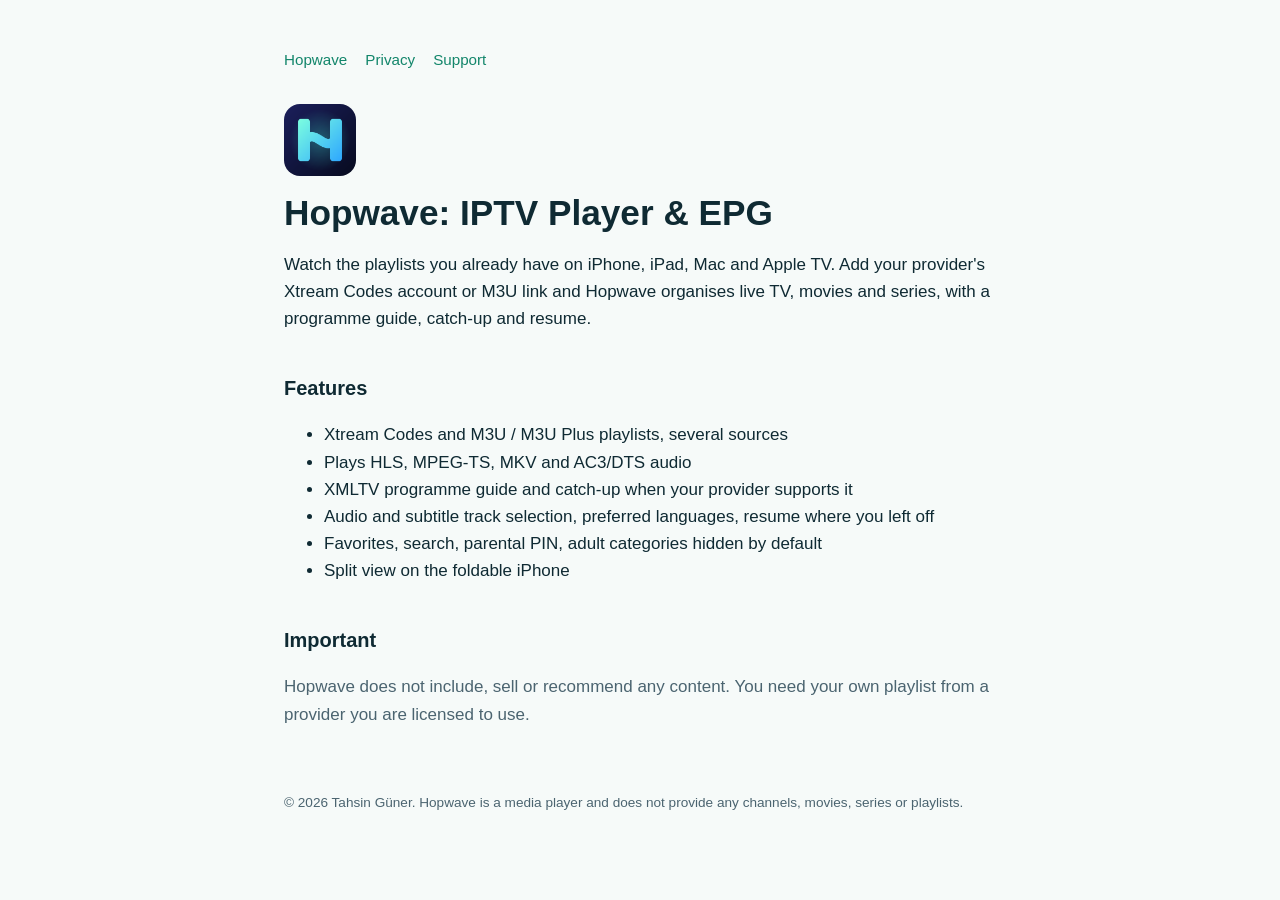
<file: index.html>
<!doctype html><html lang="en"><head><meta charset="utf-8"><meta name="viewport" content="width=device-width,initial-scale=1">
<title>Hopwave: IPTV Player &amp; EPG</title><meta name="description" content="Hopwave plays your own IPTV playlists (Xtream Codes, M3U) on iPhone, iPad, Mac and Apple TV."><link rel="stylesheet" href="style.css"></head>
<body><main><nav><a href="./">Hopwave</a><a href="privacy.html">Privacy</a><a href="support.html">Support</a></nav>
<img class="logo" src="icon.png" alt="Hopwave icon">
<h1>Hopwave: IPTV Player &amp; EPG</h1>
<p>Watch the playlists you already have on iPhone, iPad, Mac and Apple TV. Add your provider's Xtream Codes account or M3U link and Hopwave organises live TV, movies and series, with a programme guide, catch-up and resume.</p>
<h2>Features</h2>
<ul>
<li>Xtream Codes and M3U / M3U Plus playlists, several sources</li>
<li>Plays HLS, MPEG-TS, MKV and AC3/DTS audio</li>
<li>XMLTV programme guide and catch-up when your provider supports it</li>
<li>Audio and subtitle track selection, preferred languages, resume where you left off</li>
<li>Favorites, search, parental PIN, adult categories hidden by default</li>
<li>Split view on the foldable iPhone</li>
</ul>
<h2>Important</h2>
<p class="muted">Hopwave does not include, sell or recommend any content. You need your own playlist from a provider you are licensed to use.</p>
<footer>© 2026 Tahsin Güner. Hopwave is a media player and does not provide any channels, movies, series or playlists.</footer></main></body></html>
</file>
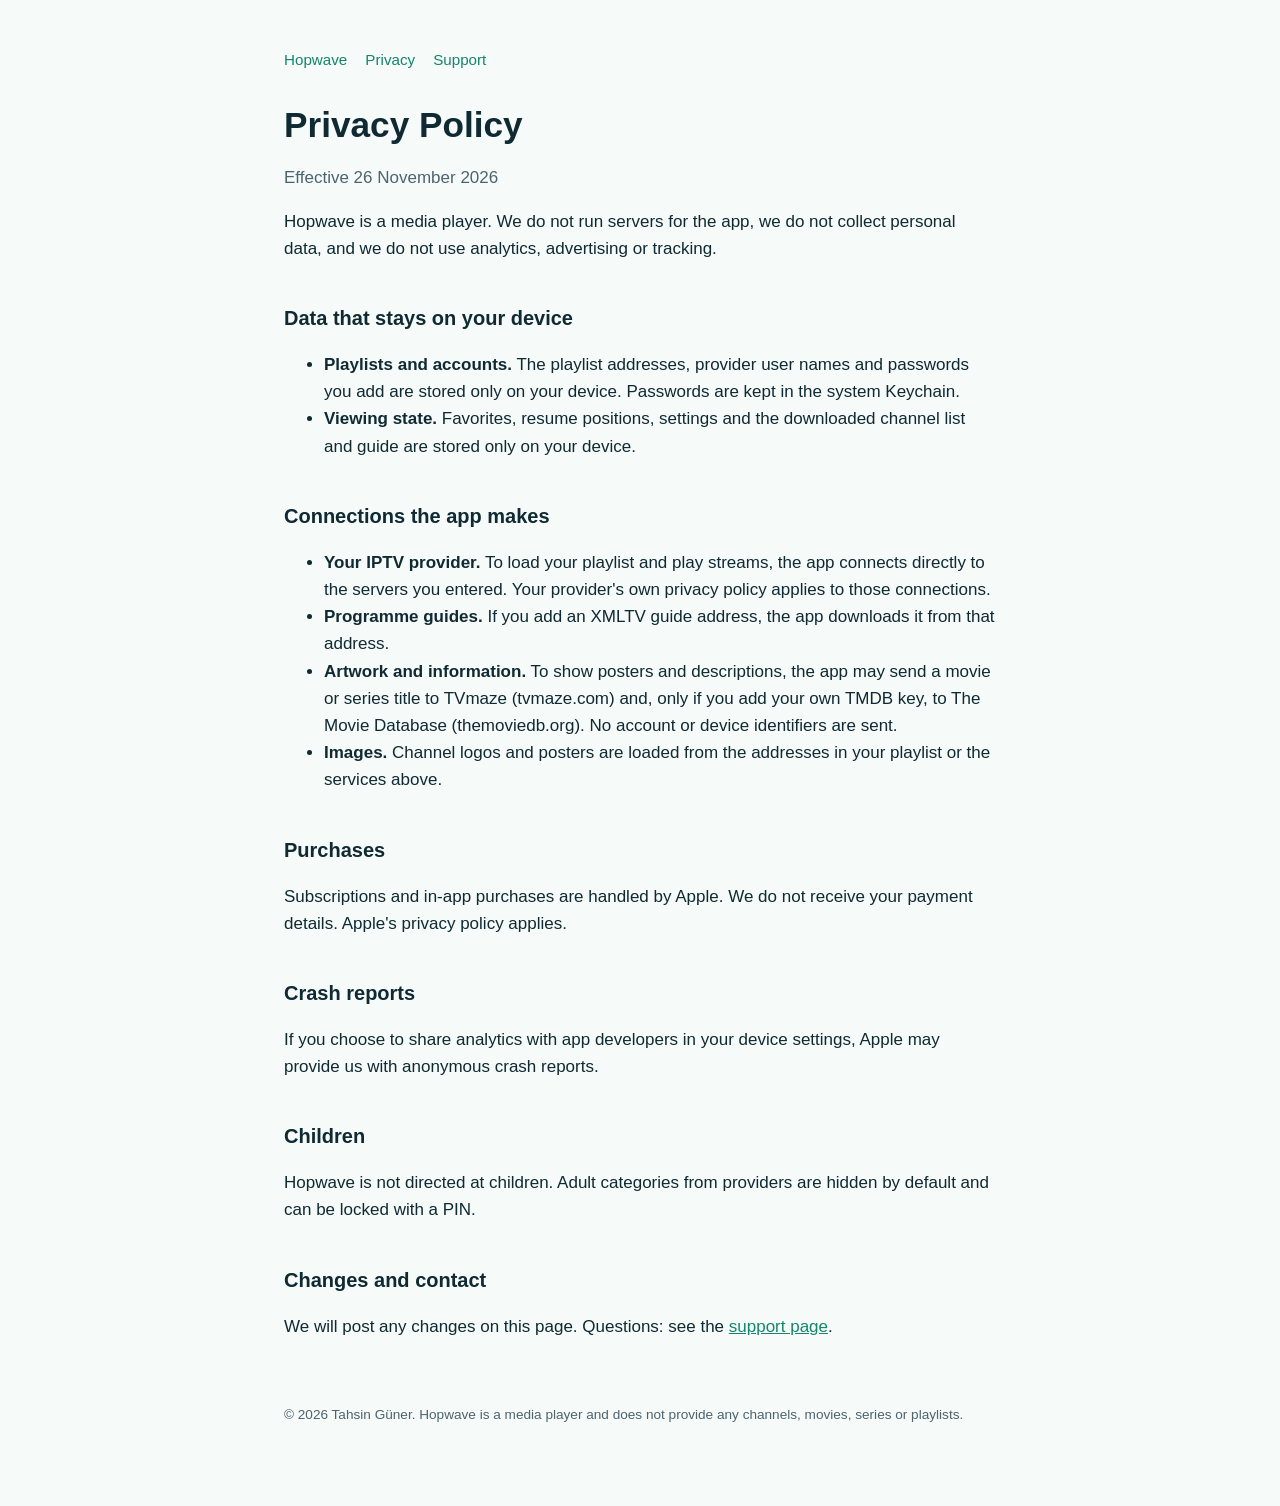
<file: privacy.html>
<!doctype html><html lang="en"><head><meta charset="utf-8"><meta name="viewport" content="width=device-width,initial-scale=1">
<title>Privacy Policy – Hopwave</title><link rel="stylesheet" href="style.css"></head>
<body><main><nav><a href="./">Hopwave</a><a href="privacy.html">Privacy</a><a href="support.html">Support</a></nav>
<h1>Privacy Policy</h1>
<p class="muted">Effective 26 November 2026</p>
<p>Hopwave is a media player. We do not run servers for the app, we do not collect personal data, and we do not use analytics, advertising or tracking.</p>
<h2>Data that stays on your device</h2>
<ul>
<li><b>Playlists and accounts.</b> The playlist addresses, provider user names and passwords you add are stored only on your device. Passwords are kept in the system Keychain.</li>
<li><b>Viewing state.</b> Favorites, resume positions, settings and the downloaded channel list and guide are stored only on your device.</li>
</ul>
<h2>Connections the app makes</h2>
<ul>
<li><b>Your IPTV provider.</b> To load your playlist and play streams, the app connects directly to the servers you entered. Your provider's own privacy policy applies to those connections.</li>
<li><b>Programme guides.</b> If you add an XMLTV guide address, the app downloads it from that address.</li>
<li><b>Artwork and information.</b> To show posters and descriptions, the app may send a movie or series title to TVmaze (tvmaze.com) and, only if you add your own TMDB key, to The Movie Database (themoviedb.org). No account or device identifiers are sent.</li>
<li><b>Images.</b> Channel logos and posters are loaded from the addresses in your playlist or the services above.</li>
</ul>
<h2>Purchases</h2>
<p>Subscriptions and in-app purchases are handled by Apple. We do not receive your payment details. Apple's privacy policy applies.</p>
<h2>Crash reports</h2>
<p>If you choose to share analytics with app developers in your device settings, Apple may provide us with anonymous crash reports.</p>
<h2>Children</h2>
<p>Hopwave is not directed at children. Adult categories from providers are hidden by default and can be locked with a PIN.</p>
<h2>Changes and contact</h2>
<p>We will post any changes on this page. Questions: see the <a href="support.html">support page</a>.</p>
<footer>© 2026 Tahsin Güner. Hopwave is a media player and does not provide any channels, movies, series or playlists.</footer></main></body></html>
</file>
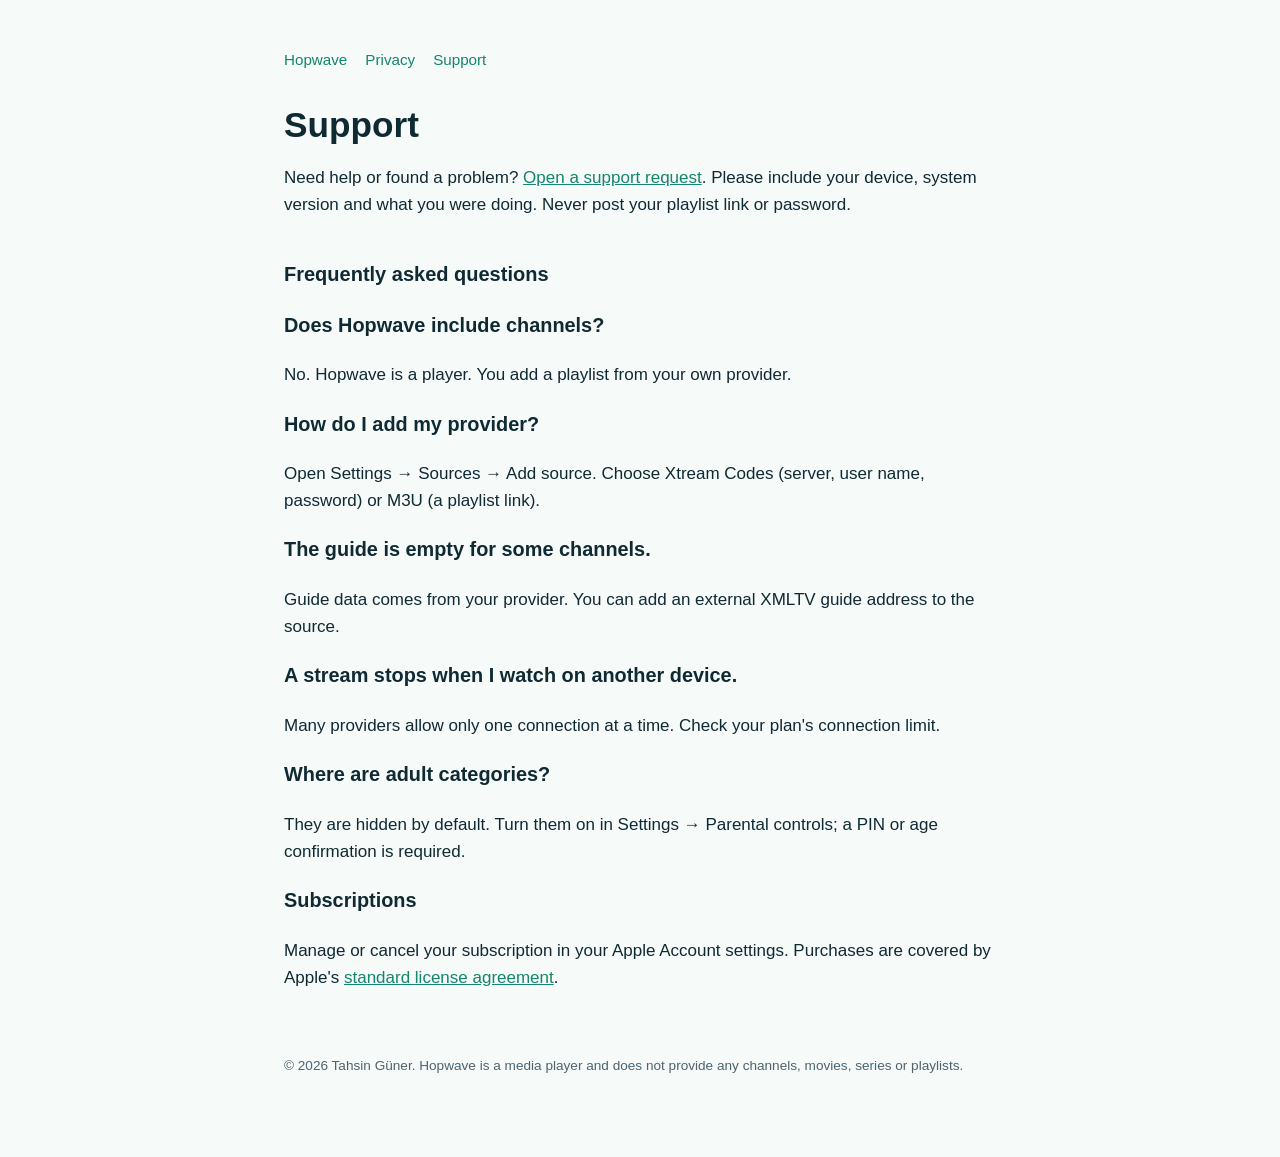
<file: support.html>
<!doctype html><html lang="en"><head><meta charset="utf-8"><meta name="viewport" content="width=device-width,initial-scale=1">
<title>Support – Hopwave</title><link rel="stylesheet" href="style.css"></head>
<body><main><nav><a href="./">Hopwave</a><a href="privacy.html">Privacy</a><a href="support.html">Support</a></nav>
<h1>Support</h1>
<p>Need help or found a problem? <a href="https://github.com/thsngnr/hopwave-site/issues/new">Open a support request</a>. Please include your device, system version and what you were doing. Never post your playlist link or password.</p>
<h2>Frequently asked questions</h2>
<h3>Does Hopwave include channels?</h3>
<p>No. Hopwave is a player. You add a playlist from your own provider.</p>
<h3>How do I add my provider?</h3>
<p>Open Settings → Sources → Add source. Choose Xtream Codes (server, user name, password) or M3U (a playlist link).</p>
<h3>The guide is empty for some channels.</h3>
<p>Guide data comes from your provider. You can add an external XMLTV guide address to the source.</p>
<h3>A stream stops when I watch on another device.</h3>
<p>Many providers allow only one connection at a time. Check your plan's connection limit.</p>
<h3>Where are adult categories?</h3>
<p>They are hidden by default. Turn them on in Settings → Parental controls; a PIN or age confirmation is required.</p>
<h3>Subscriptions</h3>
<p>Manage or cancel your subscription in your Apple Account settings. Purchases are covered by Apple's <a href="https://www.apple.com/legal/internet-services/itunes/dev/stdeula/">standard license agreement</a>.</p>
<footer>© 2026 Tahsin Güner. Hopwave is a media player and does not provide any channels, movies, series or playlists.</footer></main></body></html>
</file>
<file: style.css>
:root{--fg:#0f2a33;--muted:#4b6470;--accent:#13866b;--bg:#f6faf9}
@media (prefers-color-scheme:dark){:root{--fg:#e6f2ef;--muted:#9fb7b1;--accent:#3fd08f;--bg:#0b1a1f}}
*{box-sizing:border-box}body{margin:0;font:17px/1.6 -apple-system,BlinkMacSystemFont,"Segoe UI",Roboto,sans-serif;color:var(--fg);background:var(--bg)}
main{max-width:760px;margin:0 auto;padding:48px 24px 80px}h1{font-size:2.2rem;line-height:1.2;margin:.2em 0}h2{margin-top:2em;font-size:1.25rem}
a{color:var(--accent)}nav{display:flex;gap:18px;font-size:.95rem;margin-bottom:32px}nav a{text-decoration:none}
.muted{color:var(--muted)}.logo{width:72px;height:72px;border-radius:16px}footer{margin-top:64px;font-size:.85rem;color:var(--muted)}
</file>
